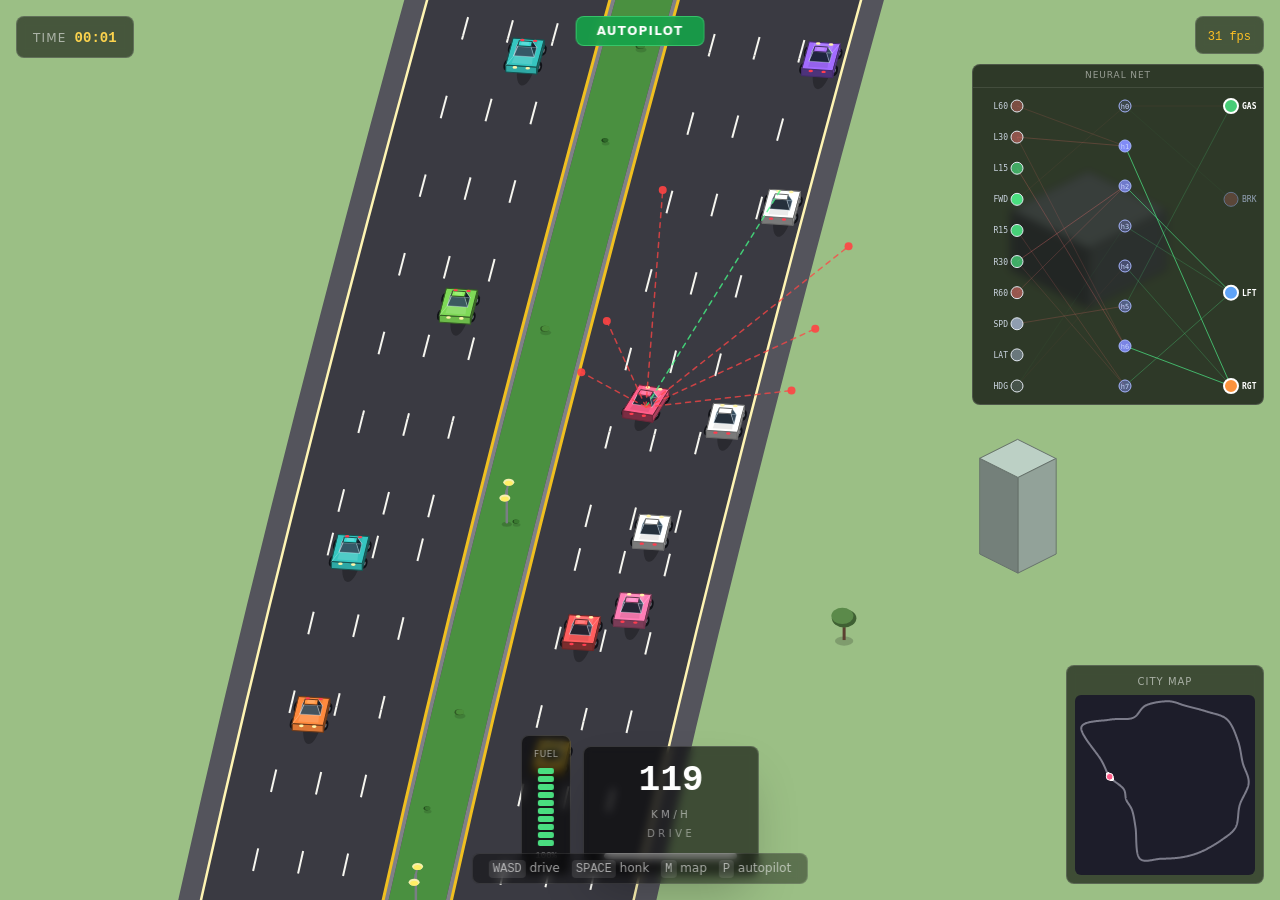
<file: frontend/public/3d-sim/index.html>
<!DOCTYPE html>
<html lang="en">
<head>
  <meta charset="UTF-8" />
  <meta name="viewport" content="width=device-width, initial-scale=1.0, user-scalable=no" />
  <title>Iso City Drive</title>
  <script type="module" crossorigin src="./assets/index-4USFn4dG.js"></script>
  <link rel="stylesheet" crossorigin href="./assets/index-BVumEWVg.css">
</head>
<body class="bg-black overflow-hidden">
  <div id="root"></div>
</body>
</html>
</file>
<file: frontend/public/3d-sim/assets/index-BVumEWVg.css>
*,:before,:after{--tw-border-spacing-x: 0;--tw-border-spacing-y: 0;--tw-translate-x: 0;--tw-translate-y: 0;--tw-rotate: 0;--tw-skew-x: 0;--tw-skew-y: 0;--tw-scale-x: 1;--tw-scale-y: 1;--tw-pan-x: ;--tw-pan-y: ;--tw-pinch-zoom: ;--tw-scroll-snap-strictness: proximity;--tw-gradient-from-position: ;--tw-gradient-via-position: ;--tw-gradient-to-position: ;--tw-ordinal: ;--tw-slashed-zero: ;--tw-numeric-figure: ;--tw-numeric-spacing: ;--tw-numeric-fraction: ;--tw-ring-inset: ;--tw-ring-offset-width: 0px;--tw-ring-offset-color: #fff;--tw-ring-color: rgb(59 130 246 / .5);--tw-ring-offset-shadow: 0 0 #0000;--tw-ring-shadow: 0 0 #0000;--tw-shadow: 0 0 #0000;--tw-shadow-colored: 0 0 #0000;--tw-blur: ;--tw-brightness: ;--tw-contrast: ;--tw-grayscale: ;--tw-hue-rotate: ;--tw-invert: ;--tw-saturate: ;--tw-sepia: ;--tw-drop-shadow: ;--tw-backdrop-blur: ;--tw-backdrop-brightness: ;--tw-backdrop-contrast: ;--tw-backdrop-grayscale: ;--tw-backdrop-hue-rotate: ;--tw-backdrop-invert: ;--tw-backdrop-opacity: ;--tw-backdrop-saturate: ;--tw-backdrop-sepia: ;--tw-contain-size: ;--tw-contain-layout: ;--tw-contain-paint: ;--tw-contain-style: }::backdrop{--tw-border-spacing-x: 0;--tw-border-spacing-y: 0;--tw-translate-x: 0;--tw-translate-y: 0;--tw-rotate: 0;--tw-skew-x: 0;--tw-skew-y: 0;--tw-scale-x: 1;--tw-scale-y: 1;--tw-pan-x: ;--tw-pan-y: ;--tw-pinch-zoom: ;--tw-scroll-snap-strictness: proximity;--tw-gradient-from-position: ;--tw-gradient-via-position: ;--tw-gradient-to-position: ;--tw-ordinal: ;--tw-slashed-zero: ;--tw-numeric-figure: ;--tw-numeric-spacing: ;--tw-numeric-fraction: ;--tw-ring-inset: ;--tw-ring-offset-width: 0px;--tw-ring-offset-color: #fff;--tw-ring-color: rgb(59 130 246 / .5);--tw-ring-offset-shadow: 0 0 #0000;--tw-ring-shadow: 0 0 #0000;--tw-shadow: 0 0 #0000;--tw-shadow-colored: 0 0 #0000;--tw-blur: ;--tw-brightness: ;--tw-contrast: ;--tw-grayscale: ;--tw-hue-rotate: ;--tw-invert: ;--tw-saturate: ;--tw-sepia: ;--tw-drop-shadow: ;--tw-backdrop-blur: ;--tw-backdrop-brightness: ;--tw-backdrop-contrast: ;--tw-backdrop-grayscale: ;--tw-backdrop-hue-rotate: ;--tw-backdrop-invert: ;--tw-backdrop-opacity: ;--tw-backdrop-saturate: ;--tw-backdrop-sepia: ;--tw-contain-size: ;--tw-contain-layout: ;--tw-contain-paint: ;--tw-contain-style: }*,:before,:after{box-sizing:border-box;border-width:0;border-style:solid;border-color:#e5e7eb}:before,:after{--tw-content: ""}html,:host{line-height:1.5;-webkit-text-size-adjust:100%;-moz-tab-size:4;-o-tab-size:4;tab-size:4;font-family:ui-sans-serif,system-ui,sans-serif,"Apple Color Emoji","Segoe UI Emoji",Segoe UI Symbol,"Noto Color Emoji";font-feature-settings:normal;font-variation-settings:normal;-webkit-tap-highlight-color:transparent}body{margin:0;line-height:inherit}hr{height:0;color:inherit;border-top-width:1px}abbr:where([title]){-webkit-text-decoration:underline dotted;text-decoration:underline dotted}h1,h2,h3,h4,h5,h6{font-size:inherit;font-weight:inherit}a{color:inherit;text-decoration:inherit}b,strong{font-weight:bolder}code,kbd,samp,pre{font-family:ui-monospace,SFMono-Regular,Menlo,Monaco,Consolas,Liberation Mono,Courier New,monospace;font-feature-settings:normal;font-variation-settings:normal;font-size:1em}small{font-size:80%}sub,sup{font-size:75%;line-height:0;position:relative;vertical-align:baseline}sub{bottom:-.25em}sup{top:-.5em}table{text-indent:0;border-color:inherit;border-collapse:collapse}button,input,optgroup,select,textarea{font-family:inherit;font-feature-settings:inherit;font-variation-settings:inherit;font-size:100%;font-weight:inherit;line-height:inherit;letter-spacing:inherit;color:inherit;margin:0;padding:0}button,select{text-transform:none}button,input:where([type=button]),input:where([type=reset]),input:where([type=submit]){-webkit-appearance:button;background-color:transparent;background-image:none}:-moz-focusring{outline:auto}:-moz-ui-invalid{box-shadow:none}progress{vertical-align:baseline}::-webkit-inner-spin-button,::-webkit-outer-spin-button{height:auto}[type=search]{-webkit-appearance:textfield;outline-offset:-2px}::-webkit-search-decoration{-webkit-appearance:none}::-webkit-file-upload-button{-webkit-appearance:button;font:inherit}summary{display:list-item}blockquote,dl,dd,h1,h2,h3,h4,h5,h6,hr,figure,p,pre{margin:0}fieldset{margin:0;padding:0}legend{padding:0}ol,ul,menu{list-style:none;margin:0;padding:0}dialog{padding:0}textarea{resize:vertical}input::-moz-placeholder,textarea::-moz-placeholder{opacity:1;color:#9ca3af}input::placeholder,textarea::placeholder{opacity:1;color:#9ca3af}button,[role=button]{cursor:pointer}:disabled{cursor:default}img,svg,video,canvas,audio,iframe,embed,object{display:block;vertical-align:middle}img,video{max-width:100%;height:auto}[hidden]:where(:not([hidden=until-found])){display:none}.\!container{width:100%!important}.container{width:100%}@media(min-width:640px){.\!container{max-width:640px!important}.container{max-width:640px}}@media(min-width:768px){.\!container{max-width:768px!important}.container{max-width:768px}}@media(min-width:1024px){.\!container{max-width:1024px!important}.container{max-width:1024px}}@media(min-width:1280px){.\!container{max-width:1280px!important}.container{max-width:1280px}}@media(min-width:1536px){.\!container{max-width:1536px!important}.container{max-width:1536px}}.pointer-events-none{pointer-events:none}.visible{visibility:visible}.absolute{position:absolute}.relative{position:relative}.inset-0{top:0;right:0;bottom:0;left:0}.bottom-2{bottom:.5rem}.bottom-4{bottom:1rem}.bottom-6{bottom:1.5rem}.left-1\/2{left:50%}.left-4{left:1rem}.right-2{right:.5rem}.right-4{right:1rem}.top-1\/3{top:33.333333%}.top-16{top:4rem}.top-24{top:6rem}.top-4{top:1rem}.z-50{z-index:50}.mb-1\.5{margin-bottom:.375rem}.ml-2{margin-left:.5rem}.mt-1{margin-top:.25rem}.mt-2{margin-top:.5rem}.mt-3{margin-top:.75rem}.block{display:block}.flex{display:flex}.hidden{display:none}.h-1\.5{height:.375rem}.h-20{height:5rem}.h-full{height:100%}.h-screen{height:100vh}.w-4{width:1rem}.w-44{width:11rem}.w-full{width:100%}.w-screen{width:100vw}.-translate-x-1\/2{--tw-translate-x: -50%;transform:translate(var(--tw-translate-x),var(--tw-translate-y)) rotate(var(--tw-rotate)) skew(var(--tw-skew-x)) skewY(var(--tw-skew-y)) scaleX(var(--tw-scale-x)) scaleY(var(--tw-scale-y))}.-translate-y-1\/2{--tw-translate-y: -50%;transform:translate(var(--tw-translate-x),var(--tw-translate-y)) rotate(var(--tw-rotate)) skew(var(--tw-skew-x)) skewY(var(--tw-skew-y)) scaleX(var(--tw-scale-x)) scaleY(var(--tw-scale-y))}.transform{transform:translate(var(--tw-translate-x),var(--tw-translate-y)) rotate(var(--tw-rotate)) skew(var(--tw-skew-x)) skewY(var(--tw-skew-y)) scaleX(var(--tw-scale-x)) scaleY(var(--tw-scale-y))}@keyframes pulse{50%{opacity:.5}}.animate-pulse{animation:pulse 2s cubic-bezier(.4,0,.6,1) infinite}.cursor-pointer{cursor:pointer}.select-none{-webkit-user-select:none;-moz-user-select:none;user-select:none}.resize{resize:both}.flex-col{flex-direction:column}.flex-col-reverse{flex-direction:column-reverse}.items-end{align-items:flex-end}.items-center{align-items:center}.justify-center{justify-content:center}.justify-between{justify-content:space-between}.gap-0\.5{gap:.125rem}.gap-1{gap:.25rem}.gap-3{gap:.75rem}.overflow-hidden{overflow:hidden}.rounded{border-radius:.25rem}.rounded-2xl{border-radius:1rem}.rounded-full{border-radius:9999px}.rounded-lg{border-radius:.5rem}.rounded-md{border-radius:.375rem}.rounded-sm{border-radius:.125rem}.rounded-xl{border-radius:.75rem}.border{border-width:1px}.border-2{border-width:2px}.border-4{border-width:4px}.border-b{border-bottom-width:1px}.border-green-400\/60{border-color:#4ade8099}.border-white{--tw-border-opacity: 1;border-color:rgb(255 255 255 / var(--tw-border-opacity, 1))}.border-white\/10{border-color:#ffffff1a}.border-white\/15{border-color:#ffffff26}.bg-\[\#1a1a20\]{--tw-bg-opacity: 1;background-color:rgb(26 26 32 / var(--tw-bg-opacity, 1))}.bg-\[\#e8efe6\]{--tw-bg-opacity: 1;background-color:rgb(232 239 230 / var(--tw-bg-opacity, 1))}.bg-amber-600\/90{background-color:#d97706e6}.bg-black{--tw-bg-opacity: 1;background-color:rgb(0 0 0 / var(--tw-bg-opacity, 1))}.bg-black\/0{background-color:#0000}.bg-black\/40{background-color:#0006}.bg-black\/55{background-color:#0000008c}.bg-black\/60{background-color:#0009}.bg-black\/70{background-color:#000000b3}.bg-black\/80{background-color:#000c}.bg-green-600\/90{background-color:#16a34ae6}.bg-red-600\/90{background-color:#dc2626e6}.bg-white\/10{background-color:#ffffff1a}.bg-white\/70{background-color:#ffffffb3}.p-2{padding:.5rem}.p-5{padding:1.25rem}.px-1{padding-left:.25rem;padding-right:.25rem}.px-3{padding-left:.75rem;padding-right:.75rem}.px-4{padding-left:1rem;padding-right:1rem}.px-5{padding-left:1.25rem;padding-right:1.25rem}.px-6{padding-left:1.5rem;padding-right:1.5rem}.px-8{padding-left:2rem;padding-right:2rem}.py-0\.5{padding-top:.125rem;padding-bottom:.125rem}.py-1{padding-top:.25rem;padding-bottom:.25rem}.py-1\.5{padding-top:.375rem;padding-bottom:.375rem}.py-2{padding-top:.5rem;padding-bottom:.5rem}.py-3{padding-top:.75rem;padding-bottom:.75rem}.py-4{padding-top:1rem;padding-bottom:1rem}.text-center{text-align:center}.font-mono{font-family:ui-monospace,SFMono-Regular,Menlo,Monaco,Consolas,Liberation Mono,Courier New,monospace}.text-2xl{font-size:1.5rem;line-height:2rem}.text-4xl{font-size:2.25rem;line-height:2.5rem}.text-\[10px\]{font-size:10px}.text-\[9px\]{font-size:9px}.text-sm{font-size:.875rem;line-height:1.25rem}.text-xs{font-size:.75rem;line-height:1rem}.font-black{font-weight:900}.font-bold{font-weight:700}.uppercase{text-transform:uppercase}.tabular-nums{--tw-numeric-spacing: tabular-nums;font-variant-numeric:var(--tw-ordinal) var(--tw-slashed-zero) var(--tw-numeric-figure) var(--tw-numeric-spacing) var(--tw-numeric-fraction)}.leading-none{line-height:1}.tracking-\[0\.35em\]{letter-spacing:.35em}.tracking-wider{letter-spacing:.05em}.tracking-widest{letter-spacing:.1em}.text-amber-300{--tw-text-opacity: 1;color:rgb(252 211 77 / var(--tw-text-opacity, 1))}.text-white{--tw-text-opacity: 1;color:rgb(255 255 255 / var(--tw-text-opacity, 1))}.text-white\/35{color:#ffffff59}.text-white\/40{color:#fff6}.text-white\/45{color:#ffffff73}.text-white\/50{color:#ffffff80}.text-white\/55{color:#ffffff8c}.text-white\/60{color:#fff9}.opacity-0{opacity:0}.shadow{--tw-shadow: 0 1px 3px 0 rgb(0 0 0 / .1), 0 1px 2px -1px rgb(0 0 0 / .1);--tw-shadow-colored: 0 1px 3px 0 var(--tw-shadow-color), 0 1px 2px -1px var(--tw-shadow-color);box-shadow:var(--tw-ring-offset-shadow, 0 0 #0000),var(--tw-ring-shadow, 0 0 #0000),var(--tw-shadow)}.shadow-2xl{--tw-shadow: 0 25px 50px -12px rgb(0 0 0 / .25);--tw-shadow-colored: 0 25px 50px -12px var(--tw-shadow-color);box-shadow:var(--tw-ring-offset-shadow, 0 0 #0000),var(--tw-ring-shadow, 0 0 #0000),var(--tw-shadow)}.outline{outline-style:solid}.filter{filter:var(--tw-blur) var(--tw-brightness) var(--tw-contrast) var(--tw-grayscale) var(--tw-hue-rotate) var(--tw-invert) var(--tw-saturate) var(--tw-sepia) var(--tw-drop-shadow)}.backdrop-blur-sm{--tw-backdrop-blur: blur(4px);-webkit-backdrop-filter:var(--tw-backdrop-blur) var(--tw-backdrop-brightness) var(--tw-backdrop-contrast) var(--tw-backdrop-grayscale) var(--tw-backdrop-hue-rotate) var(--tw-backdrop-invert) var(--tw-backdrop-opacity) var(--tw-backdrop-saturate) var(--tw-backdrop-sepia);backdrop-filter:var(--tw-backdrop-blur) var(--tw-backdrop-brightness) var(--tw-backdrop-contrast) var(--tw-backdrop-grayscale) var(--tw-backdrop-hue-rotate) var(--tw-backdrop-invert) var(--tw-backdrop-opacity) var(--tw-backdrop-saturate) var(--tw-backdrop-sepia)}.transition-all{transition-property:all;transition-timing-function:cubic-bezier(.4,0,.2,1);transition-duration:.15s}.transition-colors{transition-property:color,background-color,border-color,text-decoration-color,fill,stroke;transition-timing-function:cubic-bezier(.4,0,.2,1);transition-duration:.15s}.transition-opacity{transition-property:opacity;transition-timing-function:cubic-bezier(.4,0,.2,1);transition-duration:.15s}.duration-100{transition-duration:.1s}body{margin:0;padding:0;overflow:hidden;background:#0a0a0a;font-family:-apple-system,BlinkMacSystemFont,Segoe UI,system-ui,sans-serif;color:#fff;-moz-user-select:none;user-select:none;-webkit-user-select:none;touch-action:none}#root{width:100vw;height:100vh;position:relative}.hover\:text-white:hover{--tw-text-opacity: 1;color:rgb(255 255 255 / var(--tw-text-opacity, 1))}.group:hover .group-hover\:bg-black\/30{background-color:#0000004d}.group:hover .group-hover\:opacity-100{opacity:1}@media not all and (min-width:640px){.max-sm\:bottom-28{bottom:7rem}.max-sm\:origin-bottom-right{transform-origin:bottom right}.max-sm\:scale-75{--tw-scale-x: .75;--tw-scale-y: .75;transform:translate(var(--tw-translate-x),var(--tw-translate-y)) rotate(var(--tw-rotate)) skew(var(--tw-skew-x)) skewY(var(--tw-skew-y)) scaleX(var(--tw-scale-x)) scaleY(var(--tw-scale-y))}}
</file>
